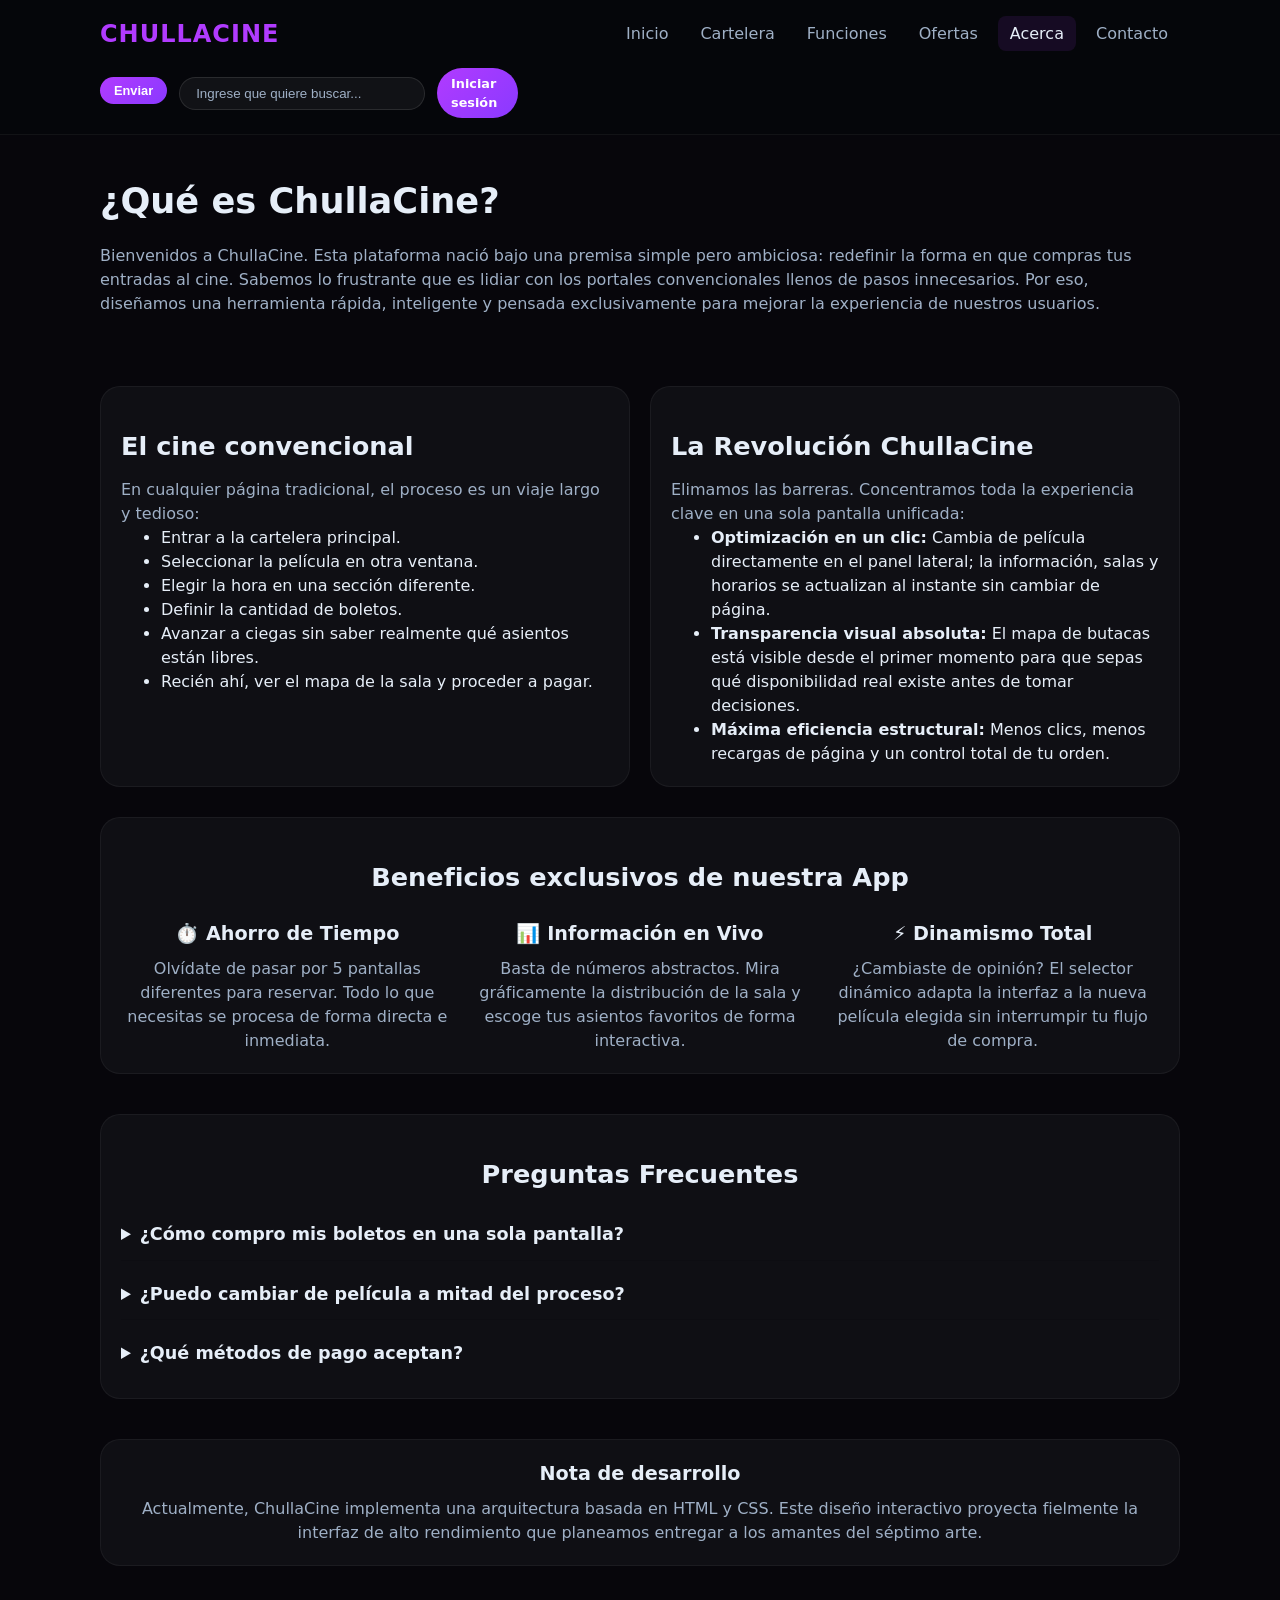
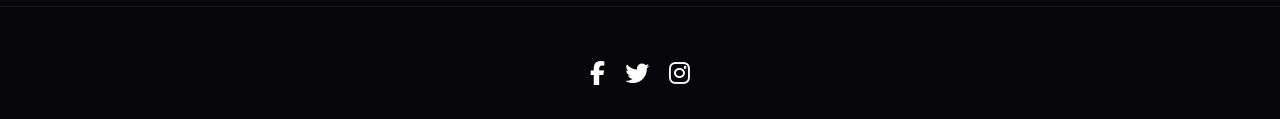
<file: U1Proyecto_Montesdeoca_Diego/about.html>
<!DOCTYPE html>
<html lang="es">

<head>
  <meta charset="utf-8" />
  <meta name="viewport" content="width=device-width,initial-scale=1" />
  <title>ChullaCine — Acerca</title>
  <link rel="stylesheet" href="css/styles.css" />
  <link class="icon" href="images/gafas-3d.png" type="image/x-icon">
  <link rel="stylesheet" href="https://cdnjs.cloudflare.com/ajax/libs/font-awesome/6.5.0/css/all.min.css">
</head>

<body>
  <header class="site-header">
    <div class="container header-inner">
      <a class="brand" href="index.html">CHULLACINE</a>
      <nav aria-label="main navigation">
        <ul class="nav-list">
          <li><a href="index.html">Inicio</a></li>
          <li><a href="services.html">Cartelera</a></li>
          <li><a href="showtime.html">Funciones</a></li>
          <li><a href="offers.html">Ofertas</a></li>
          <li><a href="about.html" class="active">Acerca</a></li>
          <li><a href="contact.html">Contacto</a></li>
        </ul>
      </nav>
      <form action="index.html" method="get">
        <div class="header-actions">
          <label for="search"><button class="button small" type="submit">Enviar</button></label>
          <input class="search" type="search" placeholder="Ingrese que quiere buscar..." id="buscar" name="buscar">
          <a class="button small" href="sesion.html">Iniciar sesión</a>
        </div>
      </form>
    </div>
  </header>

  <main class="container">
    <section style="padding:40px 0">
      <h1>¿Qué es ChullaCine?</h1>
      <p class="muted">
        Bienvenidos a ChullaCine. Esta plataforma nació bajo una premisa simple pero ambiciosa:
        redefinir la forma en que compras tus entradas al cine. Sabemos lo frustrante que es lidiar con
        los portales convencionales llenos de pasos innecesarios. Por eso, diseñamos una herramienta rápida, inteligente
        y pensada exclusivamente para mejorar la experiencia de nuestros usuarios.
      </p>
    </section>

    <section class="cards-grid">

      <article class="card">
        <h2>El cine convencional</h2>
        <p class="muted">
          En cualquier página tradicional, el proceso es un viaje largo y tedioso:
        </p>
        <ul style="margin-left: 40px;">
          <li>Entrar a la cartelera principal.</li>
          <li>Seleccionar la película en otra ventana.</li>
          <li>Elegir la hora en una sección diferente.</li>
          <li>Definir la cantidad de boletos.</li>
          <li>Avanzar a ciegas sin saber realmente qué asientos están libres.</li>
          <li>Recién ahí, ver el mapa de la sala y proceder a pagar.</li>
        </ul>
      </article>

      <article class="card">
        <h2>La Revolución ChullaCine</h2>
        <p class="muted">
          Elimamos las barreras. Concentramos toda la experiencia clave en una sola pantalla unificada:
        </p>
        <ul style="margin-left: 40px;">
          <li><strong>Optimización en un clic:</strong> Cambia de película directamente en el panel lateral; la
            información, salas y horarios se actualizan al instante sin cambiar de página.</li>
          <li><strong>Transparencia visual absoluta:</strong> El mapa de butacas está visible desde el primer momento
            para que sepas qué disponibilidad real existe antes de tomar decisiones.</li>
          <li><strong>Máxima eficiencia estructural:</strong> Menos clics, menos recargas de página y un control total
            de tu orden.</li>
        </ul>
      </article>

    </section>

    <section style="margin-bottom: 40px;">
      <div class="card">
        <h2 style="text-align: center; margin-bottom: 24px;">Beneficios exclusivos de nuestra App</h2>
        <div style="display: grid; grid-template-columns: repeat(auto-fit, minmax(250px, 1fr)); gap: 20px;">

          <div style="text-align: center;">
            <h3>⏱️ Ahorro de Tiempo</h3>
            <p class="muted">Olvídate de pasar por 5 pantallas diferentes para reservar. Todo lo que necesitas se
              procesa de forma directa e inmediata.</p>
          </div>

          <div style="text-align: center;">
            <h3>📊 Información en Vivo</h3>
            <p class="muted">Basta de números abstractos. Mira gráficamente la distribución de la sala y escoge tus
              asientos favoritos de forma interactiva.</p>
          </div>

          <div style="text-align: center;">
            <h3>⚡ Dinamismo Total</h3>
            <p class="muted">¿Cambiaste de opinión? El selector dinámico adapta la interfaz a la nueva película elegida
              sin interrumpir tu flujo de compra.</p>
          </div>

        </div>
      </div>
    </section>

    <section style="margin-bottom: 40px;">
      <div class="card">
        <h2 style="text-align: center; margin-bottom: 24px;">Preguntas Frecuentes</h2>
        
        <details style="margin-bottom: 16px; padding-bottom: 8px; border-bottom: 1px solid rgba(0,0,0,0.1);">
          <summary style="font-weight: bold; cursor: pointer; font-size: 1.1rem; padding: 4px 0;">¿Cómo compro mis boletos en una sola pantalla?</summary>
          <p class="muted" style="margin-top: 8px; margin-left: 16px;">¡Es muy fácil! En nuestro panel unificado seleccionas la película, y automáticamente verás los horarios y el mapa de asientos disponibles al instante, sin recargar la página.</p>
        </details>

        <details style="margin-bottom: 16px; padding-bottom: 8px; border-bottom: 1px solid rgba(0,0,0,0.1);">
          <summary style="font-weight: bold; cursor: pointer; font-size: 1.1rem; padding: 4px 0;">¿Puedo cambiar de película a mitad del proceso?</summary>
          <p class="muted" style="margin-top: 8px; margin-left: 16px;">Sí. Gracias a nuestro selector dinámico, si decides cambiar de película, toda la interfaz, salas y butacas se actualizarán de inmediato sin perder tu navegación.</p>
        </details>

        <details style="margin-bottom: 8px;">
          <summary style="font-weight: bold; cursor: pointer; font-size: 1.1rem; padding: 4px 0;">¿Qué métodos de pago aceptan?</summary>
          <p class="muted" style="margin-top: 8px; margin-left: 16px;">Actualmente aceptamos todas las tarjetas de crédito y débito principales, transferencias bancarias y billeteras digitales autorizadas de forma 100% segura.</p>
        </details>
      </div>
    </section>

    <section style="margin-bottom: 40px;">
      <article class="card" style="text-align: center;">
        <h3>Nota de desarrollo</h3>
        <p class="muted">
          Actualmente, ChullaCine implementa una arquitectura basada en HTML y CSS. Este diseño interactivo proyecta
          fielmente la interfaz de alto rendimiento que planeamos entregar a los amantes del séptimo arte.
        </p>
      </article>
    </section>
  </main>

  <footer>
    <aside>
      <br>
      <a id="redes" href="https://www.facebook.com" target="_blank" rel="noopener noreferrer"
        style="display: inline-block; margin-right: 15px;">
        <i class="fab fa-facebook-f" style="color: white; font-size: 24px;"></i>
      </a>
      <a href="https://www.twitter.com" target="_blank" rel="noopener noreferrer"
        style="display: inline-block; margin-right: 15px;">
        <i class="fab fa-twitter" style="color: white; font-size: 24px;"></i>
      </a>
      <a href="https://www.instagram.com" target="_blank" rel="noopener noreferrer" style="display: inline-block;">
        <i class="fab fa-instagram" style="color: white; font-size: 24px;"></i>
      </a>
    </aside>
  </footer>
</body>

</html>
</file>
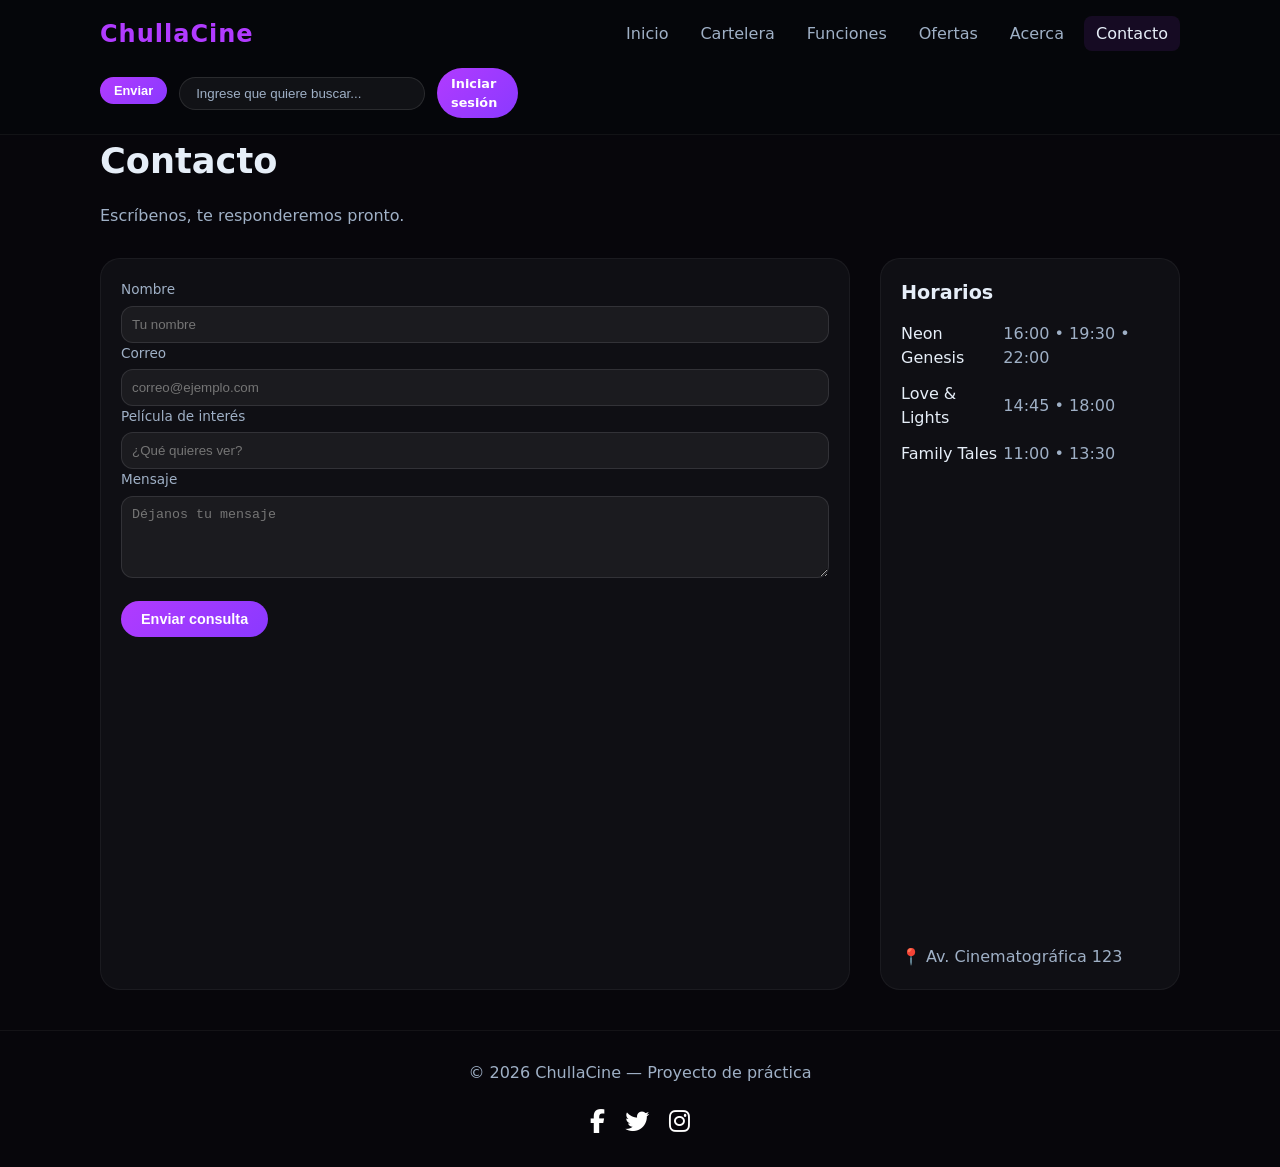
<file: U1Proyecto_Montesdeoca_Diego/contact.html>
<!DOCTYPE html>
<html lang="es">

<head>
  <meta charset="UTF-8">
  <meta name="viewport" content="width=device-width, initial-scale=1.0">
  <title>Contacto — ChullaCine</title>
  <link rel="stylesheet" href="css/styles.css">
  <link rel="icon" href="images/gafas-3d.png" type="image/x-icon">
  <link rel="stylesheet" href="https://cdnjs.cloudflare.com/ajax/libs/font-awesome/6.5.0/css/all.min.css">
</head>

<body>
  <header class="site-header">
    <div class="container header-inner">
      <a class="brand" href="index.html">ChullaCine</a>
      <nav>
        <ul class="nav-list">
          <li><a href="index.html">Inicio</a></li>
          <li><a href="services.html">Cartelera</a></li>
          <li><a href="showtime.html">Funciones</a></li>
          <li><a href="offers.html">Ofertas</a></li>
          <li><a href="about.html">Acerca</a></li>
          <li><a href="contact.html" class="active">Contacto</a></li>
        </ul>
      </nav>
      <form action="index.html" method="get">
        <div class="header-actions">
          <label for="search"><button class="button small" type="submit">Enviar</button></label>
          <input class="search" type="search" placeholder="Ingrese que quiere buscar..." id="buscar" name="buscar">
          <a class="button small" href="sesion.html">Iniciar sesión</a>
        </div>
      </form>
    </div>
  </header>

  <main class="container">
    <h1>Contacto</h1>
    <p class="muted">Escríbenos, te responderemos pronto.</p>

    <div style="display: grid; grid-template-columns: 1fr 300px; gap: 30px; margin: 30px 0;">
      <form method="get" action="contact.html" class="card">
        <label>Nombre</label>
        <input type="text" name="nombre" placeholder="Tu nombre" required>

        <label>Correo</label>
        <input type="email" name="email" placeholder="correo@ejemplo.com" required>

        <label>Película de interés</label>
        <input type="text" name="pelicula" placeholder="¿Qué quieres ver?">

        <label>Mensaje</label>
        <textarea rows="4" name="mensaje" placeholder="Déjanos tu mensaje" required></textarea>

        <button class="button" type="submit" style="margin-top: 16px;">Enviar consulta</button>
      </form>

      <div class="card">
        <h3>Horarios</h3>
        <table style="width:100%; border-collapse: collapse;">
          <tr>
            <td style="padding: 6px 0;">Neon Genesis</td>
            <td class="muted">16:00 • 19:30 • 22:00</td>
          </tr>
          <tr>
            <td style="padding: 6px 0;">Love & Lights</td>
            <td class="muted">14:45 • 18:00</td>
          </tr>
          <tr>
            <td style="padding: 6px 0;">Family Tales</td>
            <td class="muted">11:00 • 13:30</td>
          </tr>
        </table>
        <iframe src="https://www.google.com/maps/place/Santo+Domingo+de+los+Ts%C3%A1chilas/@-0.3409951,-79.4770053,10z/data=!3m1!4b1!4m6!3m5!1s0x91d548f5313d0c21:0x9299edec397be292!8m2!3d-0.2521882!4d-79.1879383!16s%2Fm%2F03ccmf3?entry=ttu&g_ep=EgoyMDI2MDUxNy4wIKXMDSoASAFQAw%3D%3D" width="600" height="450" style="border:0;" allowfullscreen="" loading="lazy" referrerpolicy="no-referrer-when-downgrade"></iframe>
        <p class="muted" style="margin-top: 16px;">📍 Av. Cinematográfica 123</p>
      </div>
    </div>
  </main>

  <footer>
    <div class="container">© 2026 ChullaCine — Proyecto de práctica</div>
    <aside>
      <br>
      <a id="redes" href="https://www.facebook.com" target="_blank" rel="noopener noreferrer"
        style="display: inline-block; margin-right: 15px;">
        <i class="fab fa-facebook-f" style="color: white; font-size: 24px;"></i>
      </a>
      <a href="https://www.twitter.com" target="_blank" rel="noopener noreferrer"
        style="display: inline-block; margin-right: 15px;">
        <i class="fab fa-twitter" style="color: white; font-size: 24px;"></i>
      </a>
      <a href="https://www.instagram.com" target="_blank" rel="noopener noreferrer" style="display: inline-block;">
        <i class="fab fa-instagram" style="color: white; font-size: 24px;"></i>
      </a>
    </aside>
  </footer>
</body>

</html>
</file>
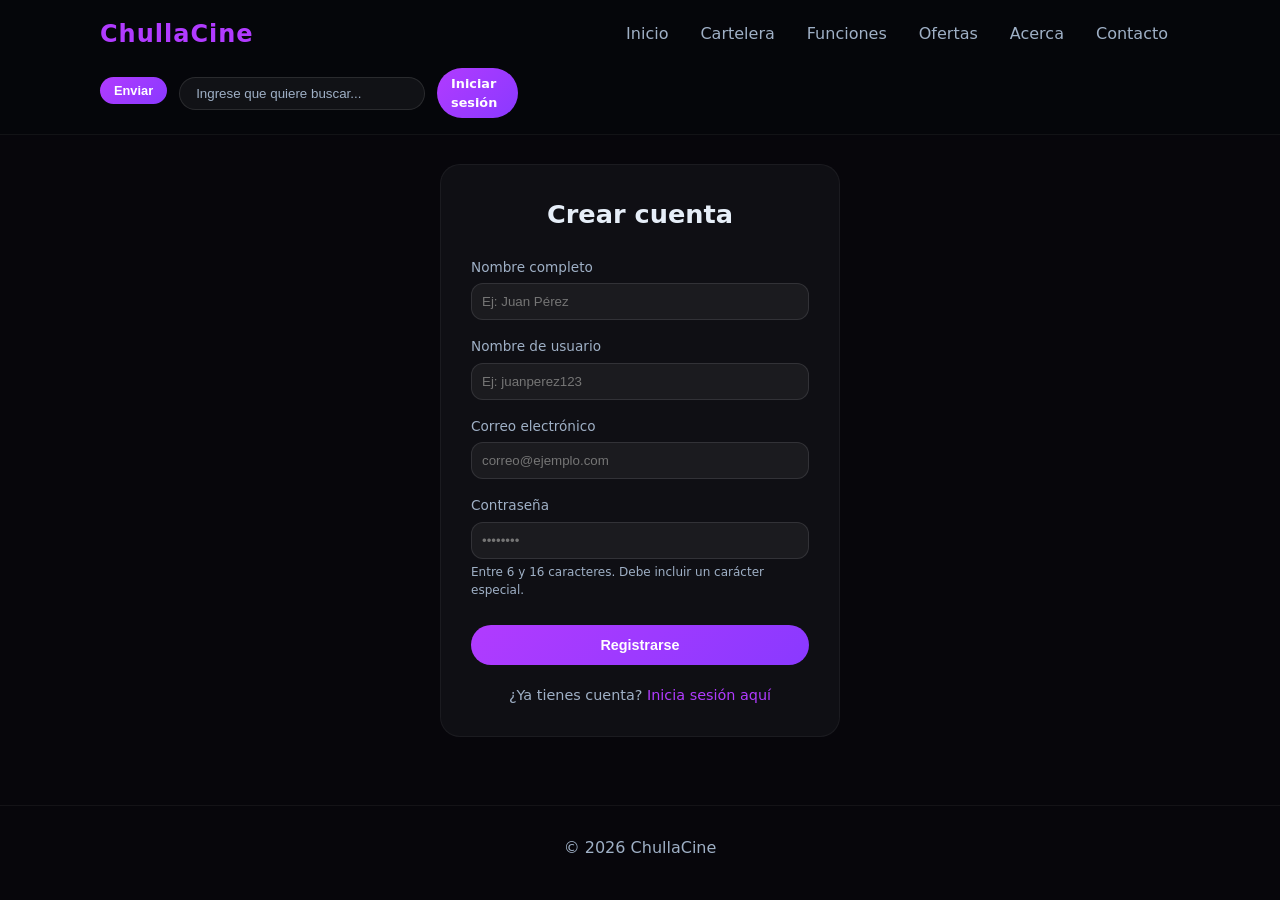
<file: U1Proyecto_Montesdeoca_Diego/registro.html>
<!DOCTYPE html>
<html lang="es">

<head>
  <meta charset="UTF-8">
  <meta name="viewport" content="width=device-width, initial-scale=1.0">
  <title>Registro — ChullaCine</title>
  <link rel="stylesheet" href="css/styles.css">
  <link rel="icon" href="images/gafas-3d.png" type="image/x-icon">
</head>

<body>
  <header class="site-header">
    <div class="container header-inner">
      <a class="brand" href="index.html">ChullaCine</a>
      <nav>
        <ul class="nav-list">
          <li><a href="index.html">Inicio</a></li>
          <li><a href="services.html">Cartelera</a></li>
          <li><a href="showtime.html">Funciones</a></li>
          <li><a href="offers.html">Ofertas</a></li>
          <li><a href="about.html">Acerca</a></li>
          <li><a href="contact.html">Contacto</a></li>
        </ul>
      </nav>
      <form action="index.html" method="get">
        <div class="header-actions">
          <label for="search"><button class="button small" type="submit">Enviar</button></label>
          <input class="search" type="search" placeholder="Ingrese que quiere buscar..." id="buscar" name="buscar">
          <a class="button small" href="sesion.html">Iniciar sesión</a>
        </div>
      </form>
    </div>
  </header>

  <main class="container"
    style="display: flex; flex-direction: column; align-items: center; justify-content: center; min-height: 70vh; padding: 20px 0;">

    <div class="card" style="width: 100%; max-width: 400px; padding: 30px;">
      <h2 style="margin-top: 0; text-align: center; margin-bottom: 24px;">Crear cuenta</h2>

      <form action="sesion.html" method="get" style="display: flex; flex-direction: column; gap: 16px;">

        <div>
          <label for="nombre">Nombre completo</label>
          <input type="text" id="nombre" name="nombre" placeholder="Ej: Juan Pérez" required>
        </div>

        <div>
          <label for="usuario">Nombre de usuario</label>
          <input type="text" id="usuario" name="usuario" placeholder="Ej: juanperez123" required>
        </div>

        <div>
          <label for="email">Correo electrónico</label>
          <input type="email" id="email" name="email" placeholder="correo@ejemplo.com" required>
        </div>

        <div>
          <label for="password">Contraseña</label>
          <input type="password" id="password" name="password" placeholder="••••••••" maxlength="16"
            pattern="^(?=.*[!@#$%^&*(),.?&quot;:{}|<>])[A-Za-z0-9!@#$%^&*(),.?&quot;:{}|<>]{6,16}$"
            title="La contraseña debe tener entre 6 y 16 caracteres e incluir al menos un carácter especial (Ej: @, $, !, %, *, ?, &)"
            required>
          <small class="muted" style="display: block; margin-top: 4px; font-size: 0.75rem;">
            Entre 6 y 16 caracteres. Debe incluir un carácter especial.
          </small>
        </div>

        <button class="button" type="submit" style="width: 100%; margin-top: 10px; padding: 12px;">
          Registrarse
        </button>
      </form>

      <p class="muted" style="text-align: center; margin-top: 20px; font-size: 0.9rem;">
        ¿Ya tienes cuenta? <a href="sesion.html" style="color: var(--accent); text-decoration: none;">Inicia sesión
          aquí</a>
      </p>
    </div>

  </main>

  <footer>
    <div class="container">© 2026 ChullaCine</div>
  </footer>
</body>

</html>
</file>
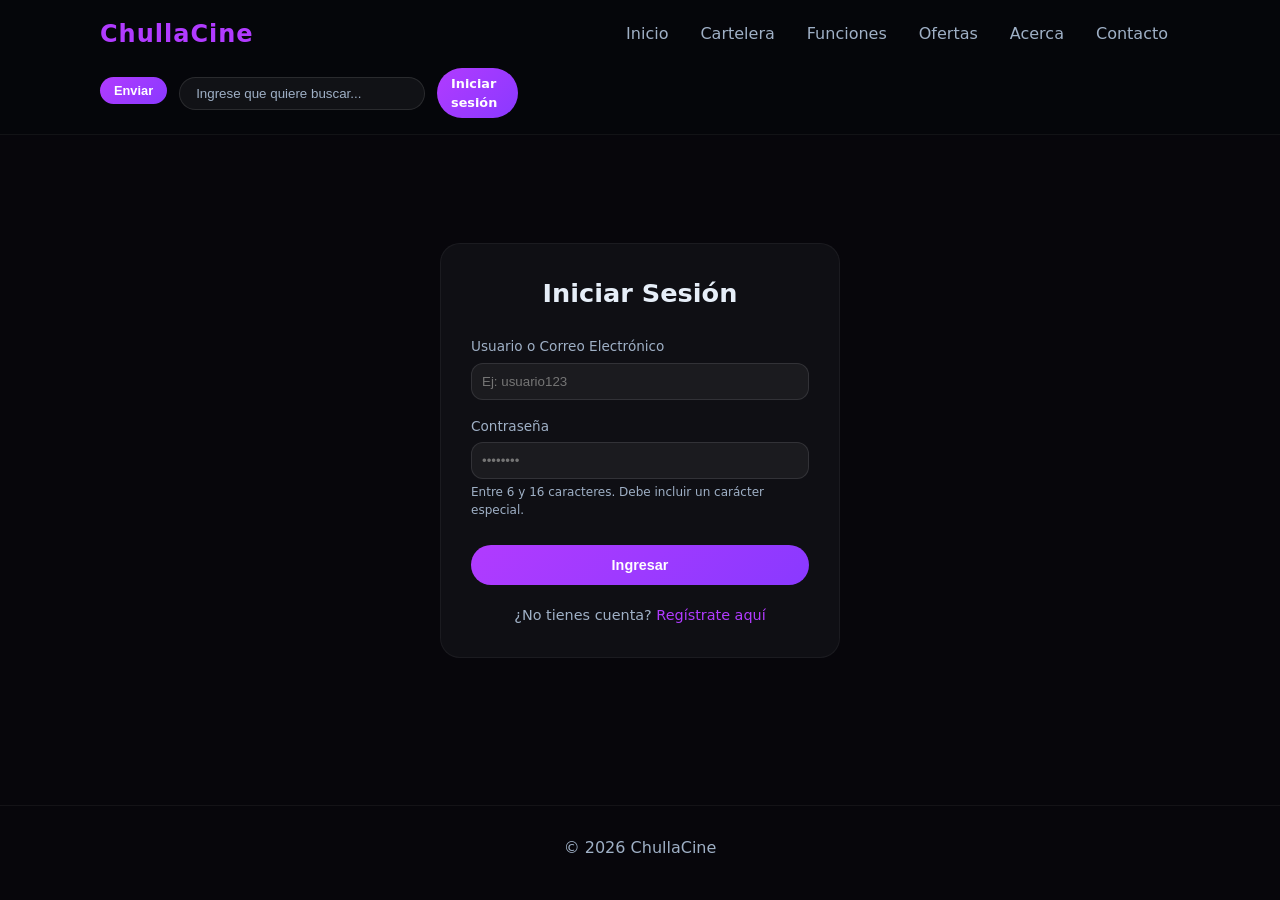
<file: U1Proyecto_Montesdeoca_Diego/sesion.html>
<!DOCTYPE html>
<html lang="es">

<head>
  <meta charset="UTF-8">
  <meta name="viewport" content="width=device-width, initial-scale=1.0">
  <title>Iniciar Sesión — ChullaCine</title>
  <link rel="stylesheet" href="css/styles.css">
  <link rel="icon" href="images/gafas-3d.png" type="image/x-icon">
</head>

<body>
  <header class="site-header">
    <div class="container header-inner">
      <a class="brand" href="index.html">ChullaCine</a>
      <nav>
        <ul class="nav-list">
          <li><a href="index.html">Inicio</a></li>
          <li><a href="services.html">Cartelera</a></li>
          <li><a href="showtime.html">Funciones</a></li>
          <li><a href="offers.html">Ofertas</a></li>
          <li><a href="about.html">Acerca</a></li>
          <li><a href="contact.html">Contacto</a></li>
        </ul>
      </nav>
      <form action="index.html" method="get">
        <div class="header-actions">
          <label for="search"><button class="button small" type="submit">Enviar</button></label>
          <input class="search" type="search" placeholder="Ingrese que quiere buscar..." id="buscar" name="buscar">
          <a class="button small" href="sesion.html">Iniciar sesión</a>
        </div>
      </form>
  </header>

  <main class="container"
    style="display: flex; flex-direction: column; align-items: center; justify-content: center; min-height: 70vh; padding: 20px 0;">

    <div class="card" style="width: 100%; max-width: 400px; padding: 30px;">
      <h2 style="margin-top: 0; text-align: center; margin-bottom: 24px;">Iniciar Sesión</h2>

      <form action="index.html" method="get" style="display: flex; flex-direction: column; gap: 16px;">

        <div>
          <label for="usuario">Usuario o Correo Electrónico</label>
          <input type="text" id="usuario" name="usuario" placeholder="Ej: usuario123" required>
        </div>

        <div>
          <label for="password">Contraseña</label>
          <input type="password" id="password" name="password" placeholder="••••••••" maxlength="16"
            pattern="^(?=.*[!@#$%^&*(),.?&quot;:{}|<>])[A-Za-z0-9!@#$%^&*(),.?&quot;:{}|<>]{6,16}$"
            title="La contraseña debe tener entre 6 y 16 caracteres e incluir al menos un carácter especial (Ej: @, $, !, %, *, ?, &)"
            required>
          <small class="muted" style="display: block; margin-top: 4px; font-size: 0.75rem;">
            Entre 6 y 16 caracteres. Debe incluir un carácter especial.
          </small>
        </div>

        <button class="button" type="submit" style="width: 100%; margin-top: 10px; padding: 12px;">
          Ingresar
        </button>
      </form>

      <p class="muted" style="text-align: center; margin-top: 20px; font-size: 0.9rem;">
        ¿No tienes cuenta? <a href="registro.html" style="color: var(--accent); text-decoration: none;">Regístrate
          aquí</a>
      </p>
    </div>

  </main>

  <footer>
    <div class="container">© 2026 ChullaCine</div>
  </footer>
</body>

</html>
</file>
<file: U1Proyecto_Montesdeoca_Diego/css/styles.css>
/* styles.css - Versión simplificada y minimalista */
:root {
  --bg: #07060b;
  --card: #0f0f14;
  --accent: #b13bff;
  --accent2: #f0f000;
  --muted: #9fb0c6;
  --text: #e6eef8;
}

* {
  margin: 0;
  padding: 0;
  box-sizing: border-box;
}

body {
  background: var(--bg);
  color: var(--text);
  font-family: 'Segoe UI', system-ui, -apple-system, sans-serif;
  line-height: 1.5;
}

.container {
  max-width: 1120px;
  margin: 0 auto;
  padding: 0 20px;
}

/* Header */
.site-header {
  background: #05060a;
  padding: 16px 0;
  border-bottom: 1px solid rgba(255, 255, 255, 0.05);
  position: sticky;
  top: 0;
  z-index: 10;
}

.header-inner {
  display: flex;
  align-items: center;
  justify-content: space-between;
  flex-wrap: wrap;
  gap: 16px;
}

.brand {
  font-size: 1.5rem;
  font-weight: 800;
  color: var(--accent);
  text-decoration: none;
  letter-spacing: 1px;
}

.nav-list {
  display: flex;
  gap: 8px;
  list-style: none;
}

.nav-list a {
  color: var(--muted);
  text-decoration: none;
  padding: 8px 12px;
  border-radius: 8px;
  font-weight: 500;
}

.nav-list a:hover,
.nav-list a.active {
  background: rgba(177, 59, 255, 0.1);
  color: var(--text);
}

.header-actions {
  display: flex;
  gap: 12px;
  align-items: center;
}

.search {
  background: rgba(255, 255, 255, 0.05);
  border: 1px solid rgba(255, 255, 255, 0.1);
  padding: 8px 16px;
  border-radius: 40px;
  color: var(--text);
}

.search::placeholder {
  color: var(--muted);
}

.button {
  display: inline-block;
  background: linear-gradient(135deg, var(--accent), #8a39ff);
  color: white;
  text-decoration: none;
  padding: 10px 20px;
  border-radius: 40px;
  font-weight: 600;
  border: none;
  cursor: pointer;
  font-size: 0.9rem;
}

.button.small {
  padding: 6px 14px;
  font-size: 0.8rem;
}

.button.secondary {
  background: transparent;
  border: 1px solid var(--accent);
  color: var(--accent);
}

/* Cards y grids */
.cards-grid {
  display: grid;
  grid-template-columns: repeat(auto-fit, minmax(220px, 1fr));
  gap: 20px;
  margin: 30px 0;
}

.card {
  background: var(--card);
  border-radius: 20px;
  padding: 20px;
  border: 1px solid rgba(255, 255, 255, 0.05);
}

.poster-thumb {
  width: 100%;
  height: 220px;
  object-fit: cover;
  border-radius: 16px;
  margin-bottom: 12px;
}

/* Hero */
.hero {
  display: grid;
  grid-template-columns: 1fr 1fr;
  gap: 40px;
  align-items: center;
  padding: 60px 0;
}

.hero h1 {
  font-size: 3rem;
  margin: 16px 0;
}

.hero p {
  color: var(--muted);
  margin-bottom: 24px;
}

.hero-image img {
  width: 100%;
  border-radius: 24px;
}

/* Buttons de tiempo */
.times {
  display: flex;
  gap: 12px;
  flex-wrap: wrap;
  margin-top: 16px;
}

.time-btn {
  background: rgba(200, 21, 21, 0.05);
  padding: 8px 16px;
  border-radius: 40px;
  color: var(--text);
  text-decoration: none;
  font-size: 0.9rem;
  transition: all 0.2s;
}

.time-btn:hover {
  background: var(--accent);
  transform: translateY(-2px);
}

.time-btn.sold {
  opacity: 0.4;
  pointer-events: none;
}

/* Seat map */
.seat-map {
  display: grid;
  grid-template-columns: repeat(10, 1fr);
  gap: 8px;
  margin: 20px 0;
}

input[type="checkbox"] {
  display: none;
}

label.seat {
  background: #1a1a24;
  border-radius: 8px;
  aspect-ratio: 1;
  display: flex;
  align-items: center;
  justify-content: center;
  cursor: pointer;
  transition: 0.1s;
}

input[type="checkbox"]:checked + label.seat {
  background: var(--accent);
}

.legend {
  display: flex;
  gap: 20px;
  justify-content: center;
  margin: 16px 0;
  font-size: 0.8rem;
}

.legend .box {
  width: 16px;
  height: 16px;
  display: inline-block;
  border-radius: 4px;
  margin-right: 6px;
  vertical-align: middle;
}

/* Forms */
input, select, textarea {
  background: rgba(255, 255, 255, 0.05);
  border: 1px solid rgba(255, 255, 255, 0.1);
  padding: 10px;
  border-radius: 12px;
  color: var(--text);
  width: 100%;
}

/* CAMBIO AQUÍ: Estilos para que las letras dentro del menú desplegable se vean claras y en negro */
select option {
  background-color: #ffffff; /* Fondo blanco para las opciones de la lista */
  color: #000000;            /* Letras totalmente negras para máxima legibilidad */
  padding: 10px;
}

/* Opcional: Esto ayuda en algunos navegadores a que el texto seleccionado mantenga el contraste */
select option:checked {
  box-shadow: 0 0 10px 100px var(--accent) inset;
  color: #ffffff !important; /* Si se selecciona, la letra se vuelve blanca sobre el fondo morado */
}

label {
  display: block;
  margin-bottom: 6px;
  color: var(--muted);
  font-size: 0.85rem;
}

/* Footer */
footer {
  text-align: center;
  padding: 30px 0;
  color: var(--muted);
  border-top: 1px solid rgba(255, 255, 255, 0.05);
  margin-top: 40px;
}

/* Utilidades */
h1 { font-size: 2.2rem; margin-bottom: 16px; }
h2 { font-size: 1.6rem; margin: 20px 0 12px; }
h3 { font-size: 1.2rem; margin-bottom: 8px; }
.muted { color: var(--muted); }
small { color: var(--muted); }

/* Layout responsive */
@media (max-width: 768px) {
  .hero {
    grid-template-columns: 1fr;
  }
  .header-inner {
    flex-direction: column;
  }
  .seat-map {
    grid-template-columns: repeat(5, 1fr);
  }
}
</file>
